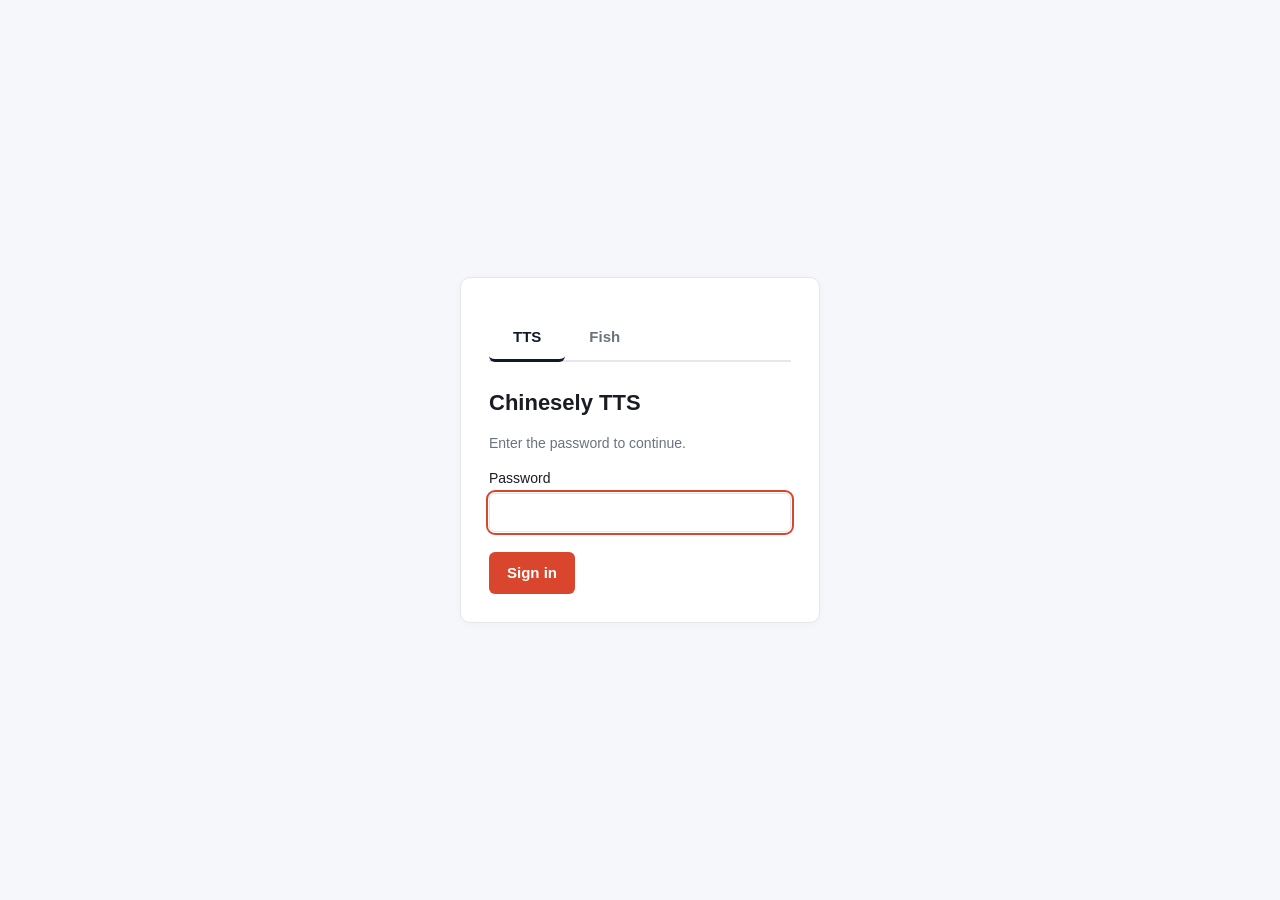
<file: static/login.html>
<!doctype html>
<html lang="en">
<head>
  <meta charset="utf-8">
  <meta name="viewport" content="width=device-width,initial-scale=1">
  <title>Chinesely — Login</title>
  <link rel="stylesheet" href="/static/style.css">
  <style>
    .tabs { display: flex; gap: 0; margin-bottom: 24px; border-bottom: 2px solid #e5e7eb; }
    .tab-btn {
      padding: 10px 24px;
      font-size: 15px;
      font-weight: 600;
      background: none;
      border: none;
      border-bottom: 3px solid transparent;
      margin-bottom: -2px;
      cursor: pointer;
      color: #6b7280;
      transition: color 0.15s, border-color 0.15s;
    }
    .tab-btn.active { color: #111827; border-bottom-color: #111827; }
    .tab-pane { display: none; }
    .tab-pane.active { display: block; }
  </style>
</head>
<body class="center">
  <div class="card narrow">
    <div class="tabs">
      <button class="tab-btn" id="tab-tts" type="button">TTS</button>
      <button class="tab-btn" id="tab-fish" type="button">Fish</button>
    </div>

    <div class="tab-pane" id="pane-tts">
      <form method="post" action="/login">
        <h1>Chinesely TTS</h1>
        <p class="muted">Enter the password to continue.</p>
        <label>Password
          <input type="password" name="password" required>
        </label>
        <button type="submit">Sign in</button>
        <p id="err-tts" class="err" hidden>Incorrect password.</p>
      </form>
    </div>

    <div class="tab-pane" id="pane-fish">
      <form method="post" action="/fish-login">
        <h1>Fish Studio</h1>
        <p class="muted">Enter the password to continue.</p>
        <label>Password
          <input type="password" name="password" required>
        </label>
        <button type="submit">Sign in</button>
        <p id="err-fish" class="err" hidden>Incorrect password.</p>
      </form>
    </div>
  </div>

  <script>
    const params = new URLSearchParams(location.search);
    const defaultTab = params.get("tab") === "fish" ? "fish" : "tts";
    if (params.get("error") === "1") {
      document.getElementById("err-" + defaultTab).hidden = false;
    }

    function activate(tab) {
      document.querySelectorAll(".tab-btn").forEach(b => b.classList.remove("active"));
      document.querySelectorAll(".tab-pane").forEach(p => p.classList.remove("active"));
      document.getElementById("tab-" + tab).classList.add("active");
      document.getElementById("pane-" + tab).classList.add("active");
      document.querySelector("#pane-" + tab + " input[type=password]").focus();
    }

    document.getElementById("tab-tts").addEventListener("click", () => activate("tts"));
    document.getElementById("tab-fish").addEventListener("click", () => activate("fish"));

    activate(defaultTab);
  </script>
</body>
</html>
</file>
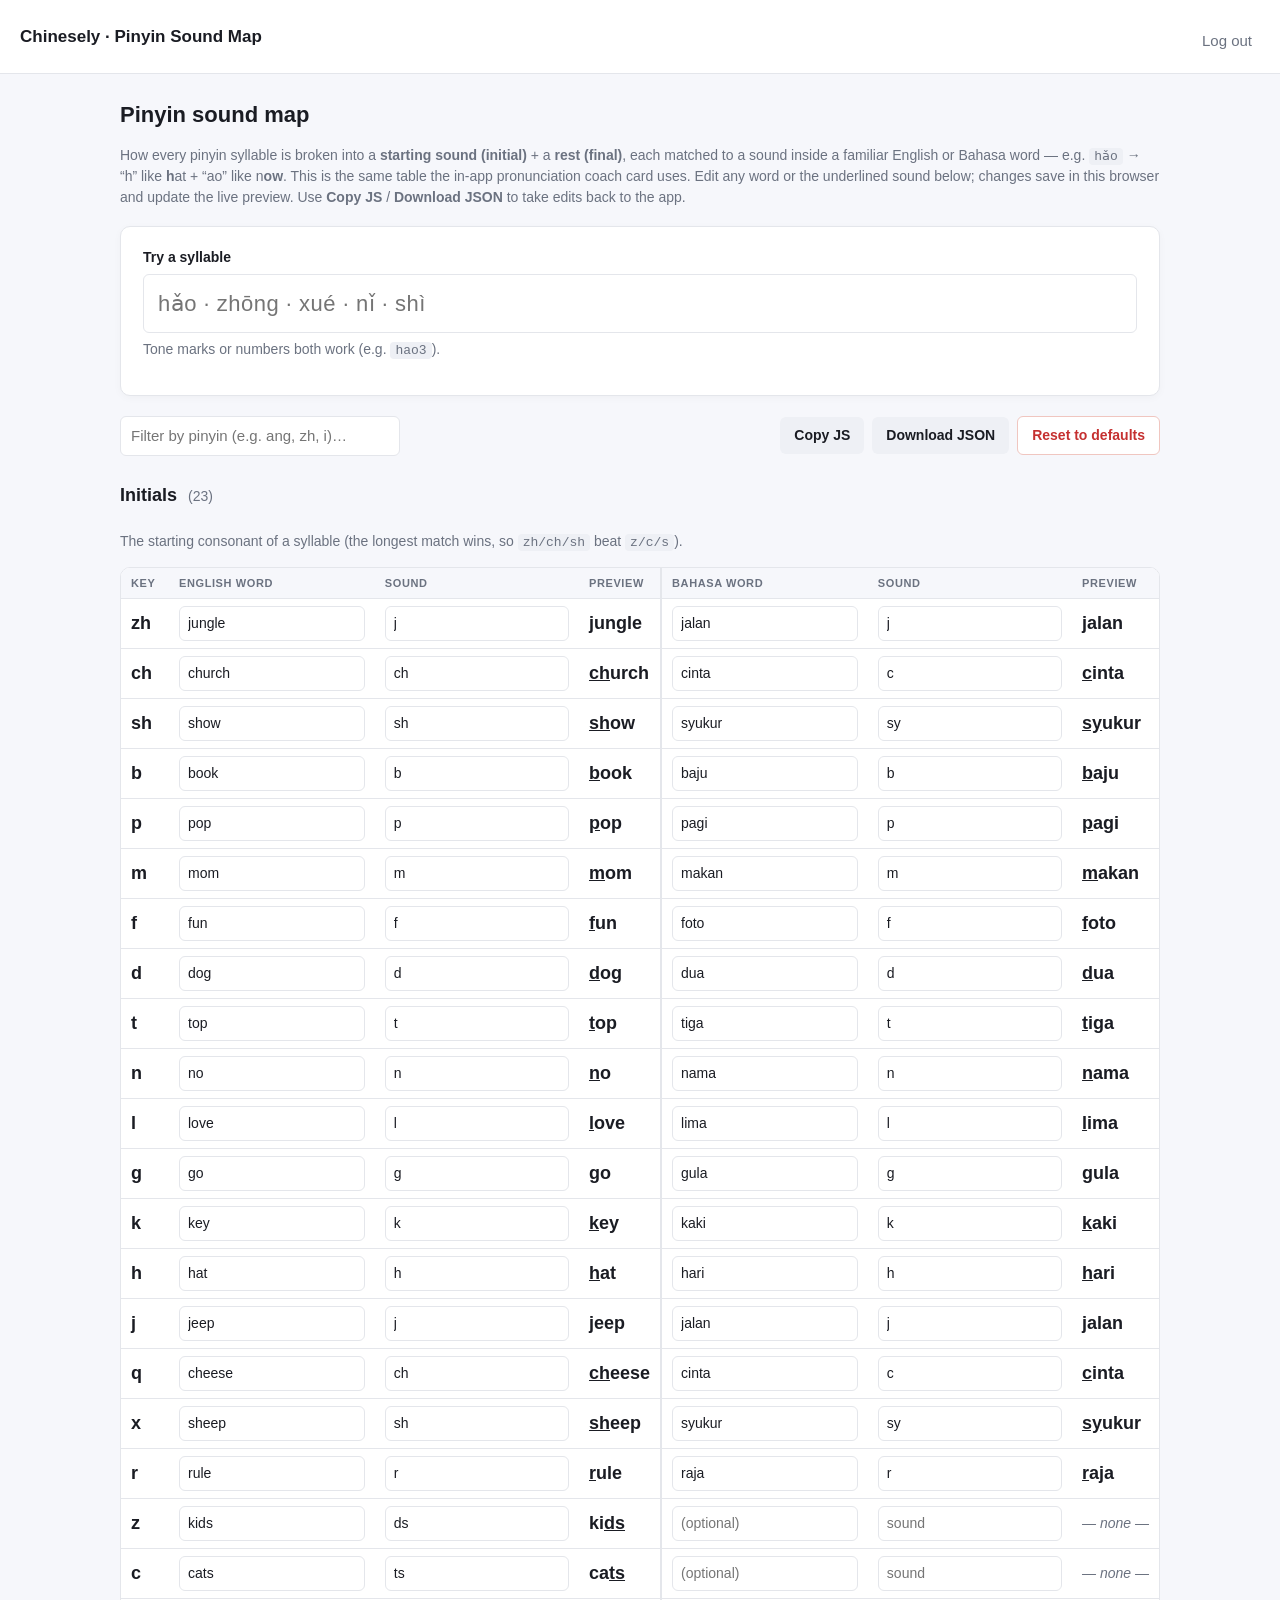
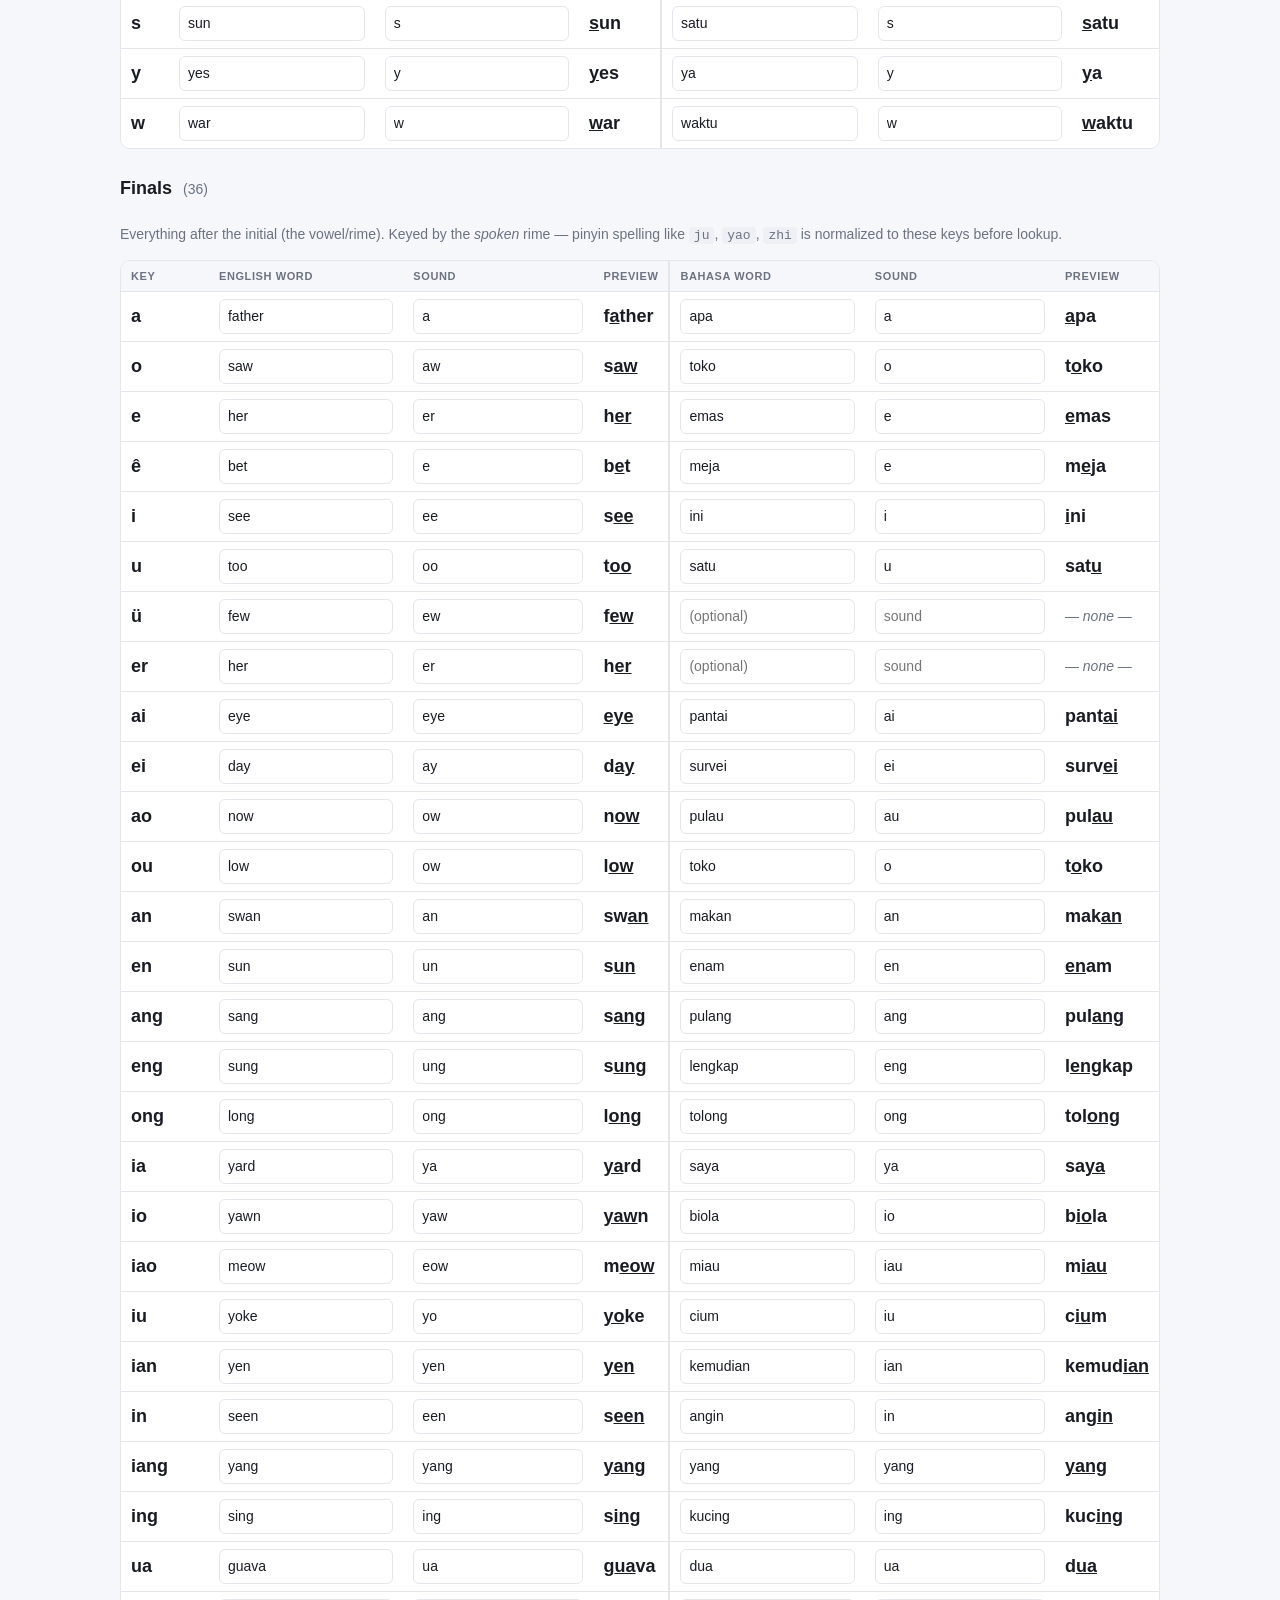
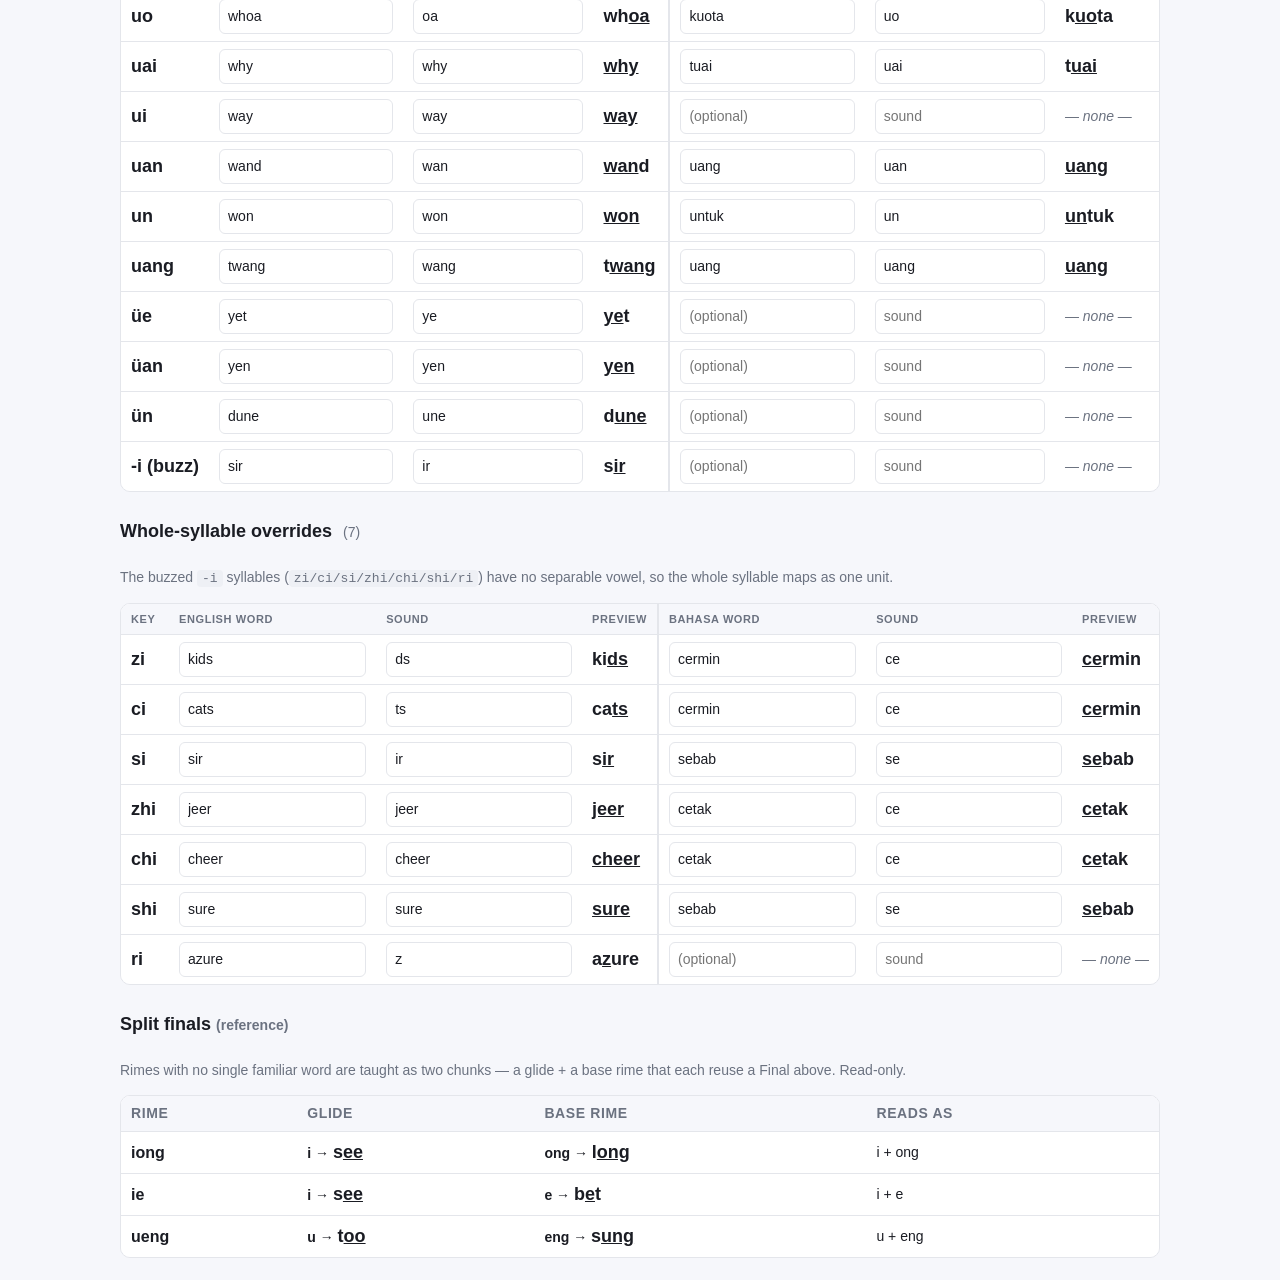
<file: static/soundmap.html>
<!doctype html>
<html lang="en">
<head>
  <meta charset="utf-8">
  <meta name="viewport" content="width=device-width,initial-scale=1">
  <title>Pinyin Sound Map — Chinesely</title>
  <link rel="stylesheet" href="/static/style.css">
  <link rel="stylesheet" href="/static/soundmap.css">
</head>
<body>
  <header class="topbar">
    <div class="brand"><a href="/" class="home-link">Chinesely</a> · Pinyin Sound Map</div>
    <form method="post" action="/logout"><button class="link">Log out</button></form>
  </header>

  <main class="container sm-container">
    <h1>Pinyin sound map</h1>
    <p class="muted">
      How every pinyin syllable is broken into a <b>starting sound (initial)</b> + a
      <b>rest (final)</b>, each matched to a sound inside a familiar English or
      Bahasa word — e.g. <code>hǎo</code> → “h” like <b>h</b>at + “ao” like n<b>ow</b>.
      This is the same table the in-app pronunciation coach card uses. Edit any word
      or the underlined sound below; changes save in this browser and update the live
      preview. Use <b>Copy JS</b> / <b>Download JSON</b> to take edits back to the app.
    </p>

    <!-- ── Live tester ─────────────────────────────────────────── -->
    <section class="sm-card sm-tester">
      <label class="sm-tester-label" for="sm-try">Try a syllable</label>
      <input id="sm-try" type="text" placeholder="hǎo · zhōng · xué · nǐ · shì" autocomplete="off" spellcheck="false">
      <p class="muted sm-tester-hint">Tone marks or numbers both work (e.g. <code>hao3</code>).</p>
      <div id="sm-try-out" class="sm-try-out"></div>
    </section>

    <!-- ── Toolbar ─────────────────────────────────────────────── -->
    <div class="sm-toolbar">
      <input id="sm-filter" type="text" class="sm-filter" placeholder="Filter by pinyin (e.g. ang, zh, i)…" autocomplete="off">
      <div class="sm-toolbar-spacer"></div>
      <button id="sm-copy" class="btn-secondary" type="button">Copy JS</button>
      <button id="sm-download" class="btn-secondary" type="button">Download JSON</button>
      <button id="sm-reset" class="btn-danger" type="button">Reset to defaults</button>
    </div>
    <p id="sm-saved" class="sm-saved" hidden></p>

    <!-- ── Editable tables (filled by JS) ──────────────────────── -->
    <section class="sm-section">
      <h2>Initials <span class="muted sm-count" id="sm-initials-count"></span></h2>
      <p class="muted">The starting consonant of a syllable (the longest match wins, so <code>zh/ch/sh</code> beat <code>z/c/s</code>).</p>
      <div class="sm-table-wrap"><table class="sm-table" id="sm-initials"></table></div>
    </section>

    <section class="sm-section">
      <h2>Finals <span class="muted sm-count" id="sm-finals-count"></span></h2>
      <p class="muted">Everything after the initial (the vowel/rime). Keyed by the <i>spoken</i> rime — pinyin spelling like <code>ju</code>, <code>yao</code>, <code>zhi</code> is normalized to these keys before lookup.</p>
      <div class="sm-table-wrap"><table class="sm-table" id="sm-finals"></table></div>
    </section>

    <section class="sm-section">
      <h2>Whole-syllable overrides <span class="muted sm-count" id="sm-syllables-count"></span></h2>
      <p class="muted">The buzzed <code>-i</code> syllables (<code>zi/ci/si/zhi/chi/shi/ri</code>) have no separable vowel, so the whole syllable maps as one unit.</p>
      <div class="sm-table-wrap"><table class="sm-table" id="sm-syllables"></table></div>
    </section>

    <section class="sm-section">
      <h2>Split finals <span class="muted">(reference)</span></h2>
      <p class="muted">Rimes with no single familiar word are taught as two chunks — a glide + a base rime that each reuse a Final above. Read-only.</p>
      <div class="sm-table-wrap"><table class="sm-table sm-table-ref" id="sm-splits"></table></div>
    </section>
  </main>

  <script src="/static/soundmap.data.js"></script>
  <script src="/static/soundmap.js"></script>
</body>
</html>
</file>
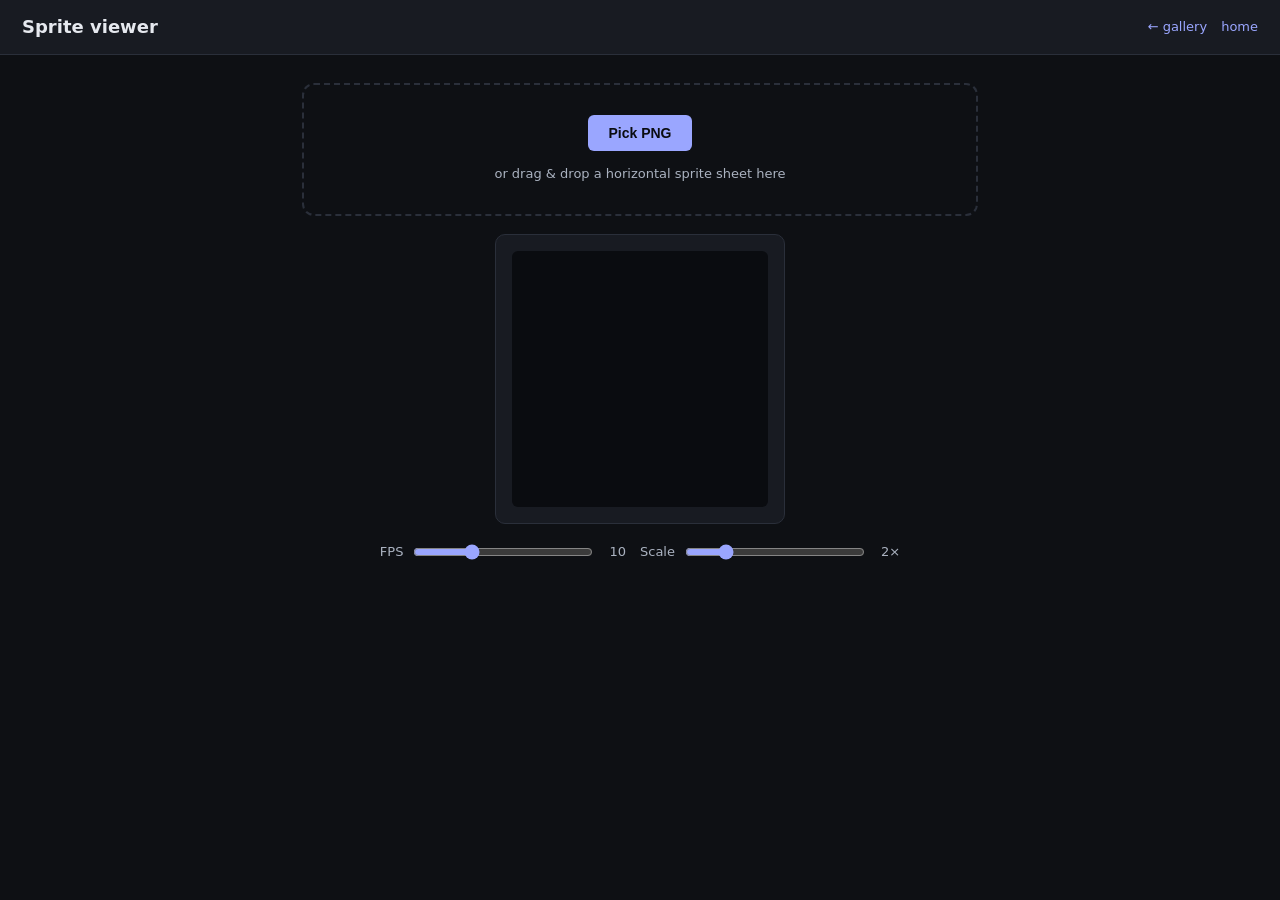
<file: static/spriteviewer.html>
<!DOCTYPE html>
<html lang="en">
<head>
<meta charset="UTF-8">
<meta name="viewport" content="width=device-width, initial-scale=1">
<title>Sprite Viewer — Chinesely</title>
<link rel="stylesheet" href="/static/spriteviewer.css">
</head>
<body>
<header class="topbar">
  <h1>Sprite viewer</h1>
  <div class="meta">
    <a class="back" href="/fishanims">← gallery</a>
    <a class="back" href="/">home</a>
  </div>
</header>

<main>
  <div id="dropzone" class="upload-zone">
    <input type="file" id="file" accept="image/png,image/*" hidden>
    <button id="pick" type="button">Pick PNG</button>
    <p class="hint">or drag &amp; drop a horizontal sprite sheet here</p>
  </div>

  <div id="info" class="info" hidden></div>

  <div class="canvas-wrap">
    <canvas id="canvas" width="256" height="256"></canvas>
  </div>

  <div id="controls" class="controls" hidden>
    <label>FPS <input type="range" id="fps" min="1" max="30" value="10"></label>
    <span id="fps-val">10</span>
    <label>Scale <input type="range" id="scale" min="1" max="6" step="1" value="2"></label>
    <span id="scale-val">2×</span>
  </div>
</main>

<script src="/static/spriteviewer.js"></script>
</body>
</html>
</file>
<file: static/style.css>
:root {
  --bg: #f6f7fb;
  --panel: #fff;
  --text: #1a1c23;
  --muted: #6b7280;
  --border: #e4e6eb;
  --accent: #d9462d;
  --accent-2: #b33a24;
  --err: #c53030;
}

* { box-sizing: border-box; }
html, body { margin: 0; padding: 0; background: var(--bg); color: var(--text);
             font-family: -apple-system, BlinkMacSystemFont, "Segoe UI", Roboto, sans-serif;
             font-size: 15px; line-height: 1.5; }

.center { display: flex; align-items: center; justify-content: center; min-height: 100vh; }

.topbar { display: flex; justify-content: space-between; align-items: center;
          padding: 14px 20px; background: #fff; border-bottom: 1px solid var(--border); }
.brand { font-weight: 700; font-size: 17px; }
.container { max-width: 960px; margin: 24px auto; padding: 0 20px; }

.card { background: var(--panel); border: 1px solid var(--border); border-radius: 10px;
        padding: 28px; box-shadow: 0 2px 8px rgba(0,0,0,0.03); }
.narrow { width: 360px; max-width: 90vw; }

h1 { margin: 0 0 12px; font-size: 22px; }
h2 { margin: 0 0 8px; font-size: 18px; }
.muted { color: var(--muted); font-size: 14px; }
.err { color: var(--err); font-size: 14px; }
code { background: #eef0f5; padding: 1px 5px; border-radius: 4px; font-size: 13px; }

label { display: block; margin: 10px 0; font-weight: 500; font-size: 14px; }
input, select, button { font: inherit; color: inherit; }
input[type=text], input[type=password], input[type=number], input[type=file], select {
  display: block; width: 100%; margin-top: 4px; padding: 8px 10px;
  border: 1px solid var(--border); border-radius: 6px; background: #fff;
}
input:focus, select:focus { outline: 2px solid var(--accent); outline-offset: 1px; }

button, .button {
  display: inline-block; background: var(--accent); color: #fff; border: 0;
  padding: 10px 18px; border-radius: 6px; cursor: pointer; font-weight: 600;
  margin-top: 10px; text-decoration: none; text-align: center;
}
button:hover, .button:hover { background: var(--accent-2); }
button.link { background: transparent; color: var(--muted); padding: 6px 8px; font-weight: 400; }
button.link:hover { color: var(--text); background: transparent; }

.tabs { display: flex; gap: 4px; margin-bottom: 14px; }
.tab { background: #fff; color: var(--text); border: 1px solid var(--border); margin: 0;
       border-bottom: 0; border-radius: 8px 8px 0 0; padding: 10px 16px; font-weight: 500; }
.tab.active { background: var(--panel); border-color: var(--border); color: var(--accent); }

.panel { background: var(--panel); border: 1px solid var(--border); border-radius: 0 10px 10px 10px;
         padding: 24px; box-shadow: 0 2px 8px rgba(0,0,0,0.03); }

.form { margin-top: 14px; }
.grid { display: grid; grid-template-columns: repeat(2, minmax(0, 1fr)); gap: 14px 18px; margin: 8px 0; }
.grid .full { grid-column: 1 / -1; }
@media (max-width: 600px) { .grid { grid-template-columns: 1fr; } }

.progress { margin-top: 20px; padding: 14px 16px; border: 1px solid var(--border);
            border-radius: 8px; background: #fafbff; }
.bar { height: 10px; background: #e9ecf2; border-radius: 6px; overflow: hidden; }
.fill { height: 100%; width: 0%; background: var(--accent); transition: width 0.3s; }

.wordlist { display: flex; flex-direction: column; gap: 10px; margin-top: 14px; }
.wordrow { display: grid; grid-template-columns: minmax(120px, 1.3fr) minmax(160px, 1.8fr) minmax(160px, 2fr) auto;
           gap: 10px 14px; align-items: start; padding: 12px 14px;
           border: 1px solid var(--border); border-radius: 8px; background: #fff; }
.wordrow .hanzi { font-size: 22px; font-weight: 600; }
.wordrow label { margin: 0; font-size: 12px; color: var(--muted); font-weight: 500; }
.wordrow input, .wordrow select { margin-top: 2px; padding: 6px 8px; font-size: 14px; }
.wordrow .actions { display: flex; flex-direction: column; gap: 6px; align-items: stretch; min-width: 140px; }
.wordrow .actions button { margin: 0; padding: 7px 10px; font-size: 13px; }
.wordrow .btn-secondary { background: #eef0f5; color: var(--text); }
.wordrow .btn-secondary:hover { background: #dfe3eb; }
.wordrow .row-status { font-size: 12px; color: var(--muted); min-height: 14px; }
.wordrow .dirty { outline: 2px solid #f2c94c; outline-offset: 1px; }
@media (max-width: 780px) {
  .wordrow { grid-template-columns: 1fr; }
  .wordrow .actions { flex-direction: row; flex-wrap: wrap; }
}

/* ── Fish Studio ─────────────────────────────────────────── */
.panel-fish { padding: 0; overflow: hidden; }

.fs-toolbar {
  padding: 18px 24px 14px;
  border-bottom: 1px solid var(--border);
  background: var(--panel);
}

.fs-upload-row { display: flex; gap: 12px; align-items: center; margin-top: 12px; flex-wrap: wrap; }

.fs-drop-zone {
  flex: 1; min-width: 200px; display: flex; align-items: center; gap: 10px;
  border: 2px dashed var(--border); border-radius: 8px; padding: 10px 14px;
  cursor: pointer; transition: border-color .2s; font-size: 14px; color: var(--muted);
}
.fs-drop-zone.drag-over { border-color: var(--accent); background: #fff5f3; }
.fs-browse { color: var(--accent); cursor: pointer; font-weight: 600; }
.fs-preview { width: 40px; height: 40px; object-fit: contain; border-radius: 4px; flex-shrink: 0; }

#fs-gen-btn { white-space: nowrap; margin: 0; }
#fs-gen-btn:disabled { opacity: .45; cursor: not-allowed; }
#fs-dl-btn { white-space: nowrap; margin: 0; background: #eef0f5; color: var(--text); }
#fs-dl-btn:hover:not(:disabled) { background: #dfe3eb; }
#fs-dl-btn:disabled { opacity: .45; cursor: not-allowed; }

.fs-status { font-size: 13px; color: var(--muted); margin-top: 6px; min-height: 18px; }
.fs-status.err { color: var(--err); }

/* Test sprite-sheet uploader (verify a sheet animates correctly) */
.fs-test-row { display: flex; gap: 12px; align-items: center; margin-top: 12px; flex-wrap: wrap; }
.fs-test-drop { flex: 1; min-width: 220px; }
.fs-test-grid { font-size: 13px; color: var(--muted); display: inline-flex; align-items: center; gap: 6px; }
.fs-test-grid input { width: 56px; padding: 4px 6px; font-size: 13px; border: 1px solid var(--border); border-radius: 4px; }
#fs-test-clear { white-space: nowrap; margin: 0; background: #eef0f5; color: var(--text); }
#fs-test-clear:disabled { opacity: .45; cursor: not-allowed; }
#fs-test-canvas {
  width: 128px; height: 128px;
  background: #0d1f2a;
  border: 1px solid var(--border);
  border-radius: 6px;
  image-rendering: pixelated;
  flex-shrink: 0;
}

/* Ocean */
.fs-ocean {
  height: 500px;
  position: relative;
  overflow: hidden;
}
#fs-canvas {
  position: absolute; inset: 0;
  width: 100%; height: 100%;
  display: block;
  image-rendering: pixelated;
}
#fs-water {
  position: absolute;
  left: 0; right: 0; top: 33%; bottom: 0;
  overflow: hidden;
}

/* Fish cards inside the water */
.fs-fish-wrap {
  position: absolute;
  cursor: pointer;
  transition: filter .15s;
}
.fs-fish-wrap:hover { filter: brightness(1.12); }
.fs-fish-wrap.selected canvas { outline: 3px solid rgba(255,255,255,0.9); border-radius: 4px;
                                  box-shadow: 0 0 14px rgba(255,255,255,0.6); }
.fs-fish-delete {
  position: absolute; top: -10px; right: -10px;
  width: 22px; height: 22px; border-radius: 50%;
  background: #e53e3e; color: #fff; border: 2px solid #fff;
  font-size: 13px; font-weight: 700; line-height: 18px; text-align: center;
  cursor: pointer; display: none; padding: 0;
  box-shadow: 0 2px 6px rgba(0,0,0,0.35);
}
.fs-fish-wrap.selected .fs-fish-delete { display: block; }

/* Skeleton pulse while generating */
.fs-fish-skeleton {
  position: absolute;
  width: 96px; height: 96px; border-radius: 8px;
  background: rgba(255,255,255,0.15);
  animation: fs-pulse 1.4s ease-in-out infinite;
}
@keyframes fs-pulse {
  0%,100% { opacity: .4; } 50% { opacity: .9; }
}
</file>
<file: static/soundmap.css>
/* soundmap.css — Pinyin sound-map reader/editor. Builds on style.css. */

.home-link { color: inherit; text-decoration: none; }
.home-link:hover { color: var(--accent); }

.sm-container { max-width: 1080px; }

.btn-secondary { background: #eef0f5; color: var(--text); }
.btn-secondary:hover { background: #dfe3eb; }
.btn-danger { background: #fff; color: var(--err); border: 1px solid #f0c6c0; }
.btn-danger:hover { background: #fdecea; }

/* ── Live tester ─────────────────────────────────────────── */
.sm-card {
  background: var(--panel); border: 1px solid var(--border); border-radius: 10px;
  padding: 20px 22px; box-shadow: 0 2px 8px rgba(0,0,0,0.03); margin: 18px 0;
}
.sm-tester-label { font-weight: 600; font-size: 14px; margin: 0 0 6px; display: block; }
#sm-try {
  font-size: 22px; padding: 12px 14px; letter-spacing: 0.5px;
}
.sm-tester-hint { margin: 6px 0 0; }
.sm-try-out { margin-top: 14px; display: flex; gap: 16px; flex-wrap: wrap; }
.sm-try-lang {
  flex: 1; min-width: 240px; border: 1px solid var(--border);
  border-radius: 8px; padding: 12px 14px; background: #fafbff;
}
.sm-try-lang h3 {
  margin: 0 0 10px; font-size: 11px; letter-spacing: 1.4px; text-transform: uppercase;
  color: var(--muted); font-weight: 700;
}
.sm-try-row { display: flex; align-items: center; gap: 12px; margin: 6px 0; }
.sm-try-pin {
  font-size: 24px; font-weight: 800; min-width: 62px; text-align: right;
}
.sm-try-arrow { color: #b9bfca; font-size: 16px; }
.sm-try-word { font-size: 24px; font-weight: 700; }
.sm-try-empty { color: var(--muted); font-style: italic; }

/* Segment colours mirror the app card (blue / orange / green). */
.seg0 { color: #0e84c2; }
.seg1 { color: #b97400; }
.seg2 { color: #168a4a; }
.hit { text-decoration: underline; font-weight: 900; }

/* ── Toolbar ─────────────────────────────────────────────── */
.sm-toolbar { display: flex; align-items: center; gap: 8px; margin: 20px 0 6px; flex-wrap: wrap; }
.sm-toolbar-spacer { flex: 1; }
.sm-toolbar button { margin: 0; padding: 8px 14px; font-size: 14px; }
.sm-filter { margin: 0 !important; width: 280px !important; max-width: 60vw; }
.sm-saved { color: #168a4a; font-size: 13px; font-weight: 600; margin: 4px 0 0; min-height: 16px; }

/* ── Tables ──────────────────────────────────────────────── */
.sm-section { margin-top: 26px; }
.sm-section h2 { display: inline-block; }
.sm-count { font-weight: 400; font-size: 14px; margin-left: 6px; }
.sm-table-wrap { overflow-x: auto; margin-top: 10px; border: 1px solid var(--border); border-radius: 10px; }
.sm-table { border-collapse: collapse; width: 100%; min-width: 720px; background: #fff; }
.sm-table th, .sm-table td { padding: 7px 10px; border-bottom: 1px solid var(--border); text-align: left; vertical-align: middle; }
.sm-table th {
  position: sticky; top: 0; background: #f6f7fb; z-index: 1;
  font-size: 11px; letter-spacing: 0.6px; text-transform: uppercase; color: var(--muted); font-weight: 700;
}
.sm-table tr:last-child td { border-bottom: 0; }
.sm-table tr:hover td { background: #fbfcff; }
.sm-key { font-size: 18px; font-weight: 800; white-space: nowrap; min-width: 48px; }
.sm-langsep { border-left: 2px solid var(--border); }
.sm-table input {
  margin: 0; padding: 6px 8px; font-size: 14px; width: 100%; min-width: 88px;
  border: 1px solid var(--border); border-radius: 6px; background: #fff;
}
.sm-table input.sm-in-hit { min-width: 64px; }
.sm-table input.sm-dirty { outline: 2px solid #f2c94c; outline-offset: 1px; }
.sm-table input.sm-badhit { border-color: var(--err); background: #fff6f5; }
.sm-preview { font-size: 18px; font-weight: 700; white-space: nowrap; }
.sm-preview.sm-none { color: var(--muted); font-style: italic; font-weight: 400; font-size: 14px; }

.sm-table-ref td, .sm-table-ref th { font-size: 14px; }
.sm-table-ref .sm-key { font-size: 16px; }

@media (max-width: 640px) {
  #sm-try { font-size: 18px; }
  .sm-toolbar-spacer { display: none; }
}
</file>
<file: static/spriteviewer.css>
:root {
  --bg: #0e1014;
  --panel: #181b22;
  --panel-2: #20242d;
  --line: #2a2f3a;
  --ink: #e6e9ef;
  --ink-2: #aab2c0;
  --accent: #9aa6ff;
  --accent-2: #7b86ff;
}
* { box-sizing: border-box; }
html, body {
  margin: 0;
  background: var(--bg);
  color: var(--ink);
  font: 14px/1.45 ui-sans-serif, -apple-system, system-ui, "Segoe UI", Roboto, sans-serif;
}
.topbar {
  display: flex;
  justify-content: space-between;
  align-items: center;
  padding: 14px 22px;
  background: var(--panel);
  border-bottom: 1px solid var(--line);
}
.topbar h1 { margin: 0; font-size: 18px; font-weight: 600; }
.topbar .meta { display: flex; gap: 14px; }
.back { color: var(--accent); text-decoration: none; font-size: 13px; }
.back:hover { color: var(--accent-2); }

main {
  max-width: 720px;
  margin: 0 auto;
  padding: 28px 22px;
  display: flex;
  flex-direction: column;
  gap: 18px;
  align-items: center;
}

.upload-zone {
  border: 2px dashed var(--line);
  border-radius: 12px;
  padding: 30px 24px;
  text-align: center;
  width: 100%;
  transition: border-color 0.15s, background 0.15s;
}
.upload-zone.hover {
  border-color: var(--accent);
  background: rgba(154, 166, 255, 0.06);
}
.upload-zone button {
  background: var(--accent);
  color: #0a0c10;
  border: none;
  border-radius: 6px;
  padding: 10px 20px;
  font-size: 14px;
  font-weight: 600;
  cursor: pointer;
  transition: background 0.12s;
}
.upload-zone button:hover { background: var(--accent-2); }
.upload-zone .hint {
  color: var(--ink-2);
  margin: 14px 0 0 0;
  font-size: 13px;
}

.info {
  color: var(--ink-2);
  font-size: 12px;
  font-family: ui-monospace, "SF Mono", Menlo, monospace;
  letter-spacing: 0.3px;
}

.canvas-wrap {
  background: var(--panel);
  border: 1px solid var(--line);
  border-radius: 10px;
  padding: 16px;
  display: flex;
  justify-content: center;
}
.canvas-wrap canvas {
  display: block;
  image-rendering: pixelated;
  background: #0a0c10;
  border-radius: 6px;
}

.controls {
  display: flex;
  gap: 14px;
  align-items: center;
  color: var(--ink-2);
  font-size: 13px;
  flex-wrap: wrap;
  justify-content: center;
}
.controls label {
  display: flex;
  align-items: center;
  gap: 8px;
}
.controls input[type=range] {
  width: 180px;
  accent-color: var(--accent);
}
</file>
